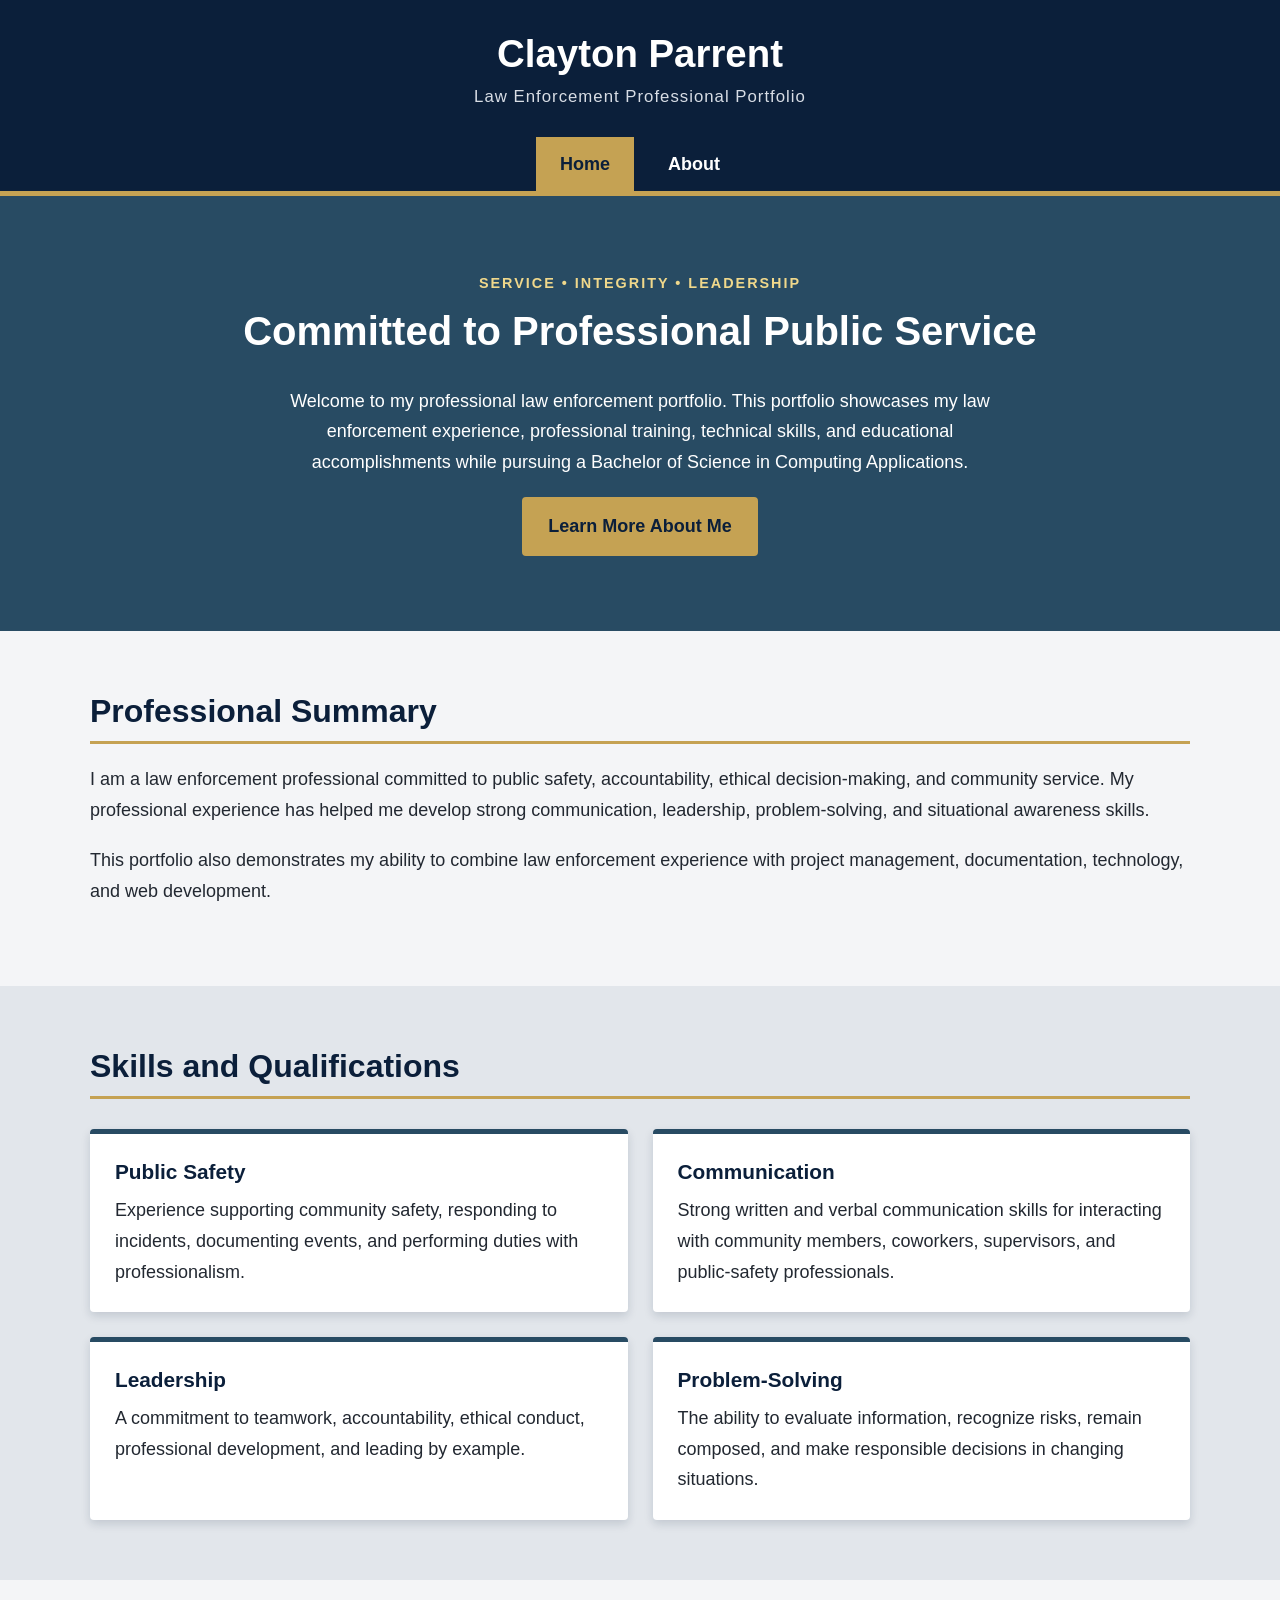
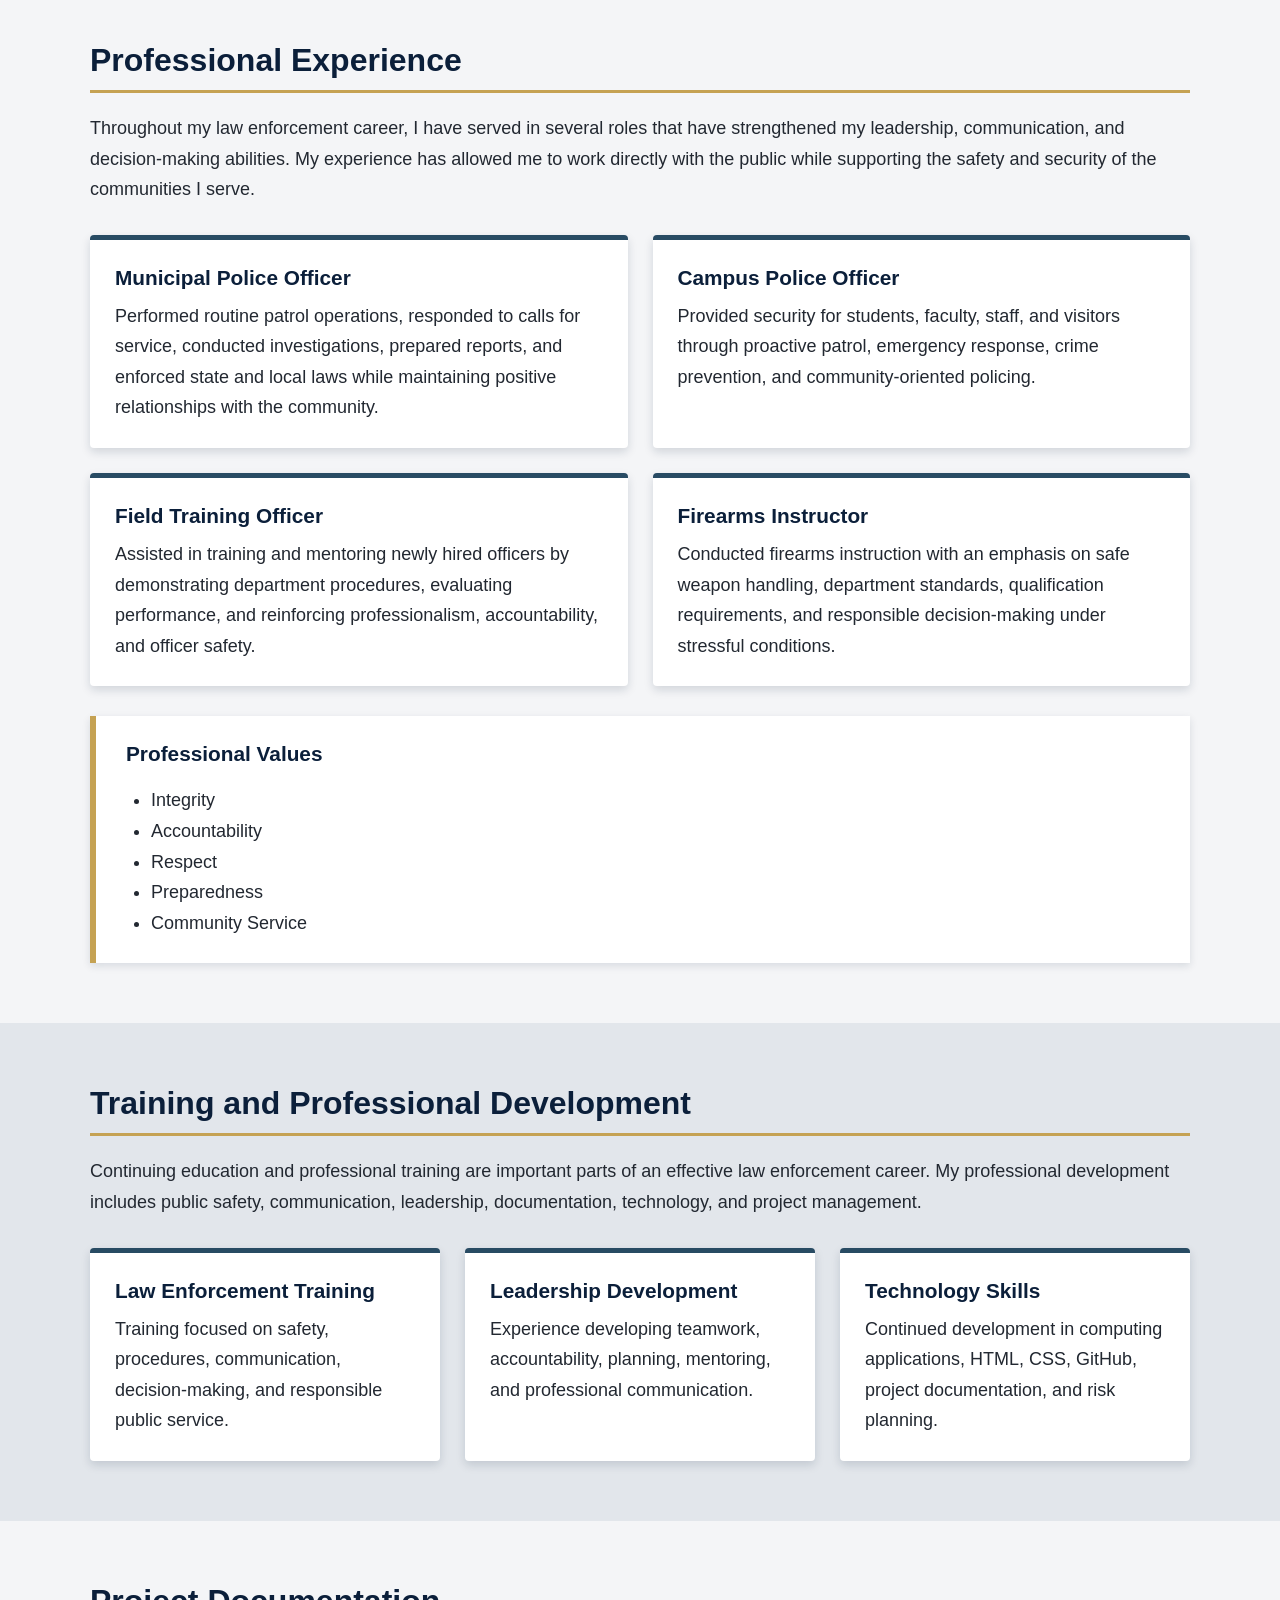
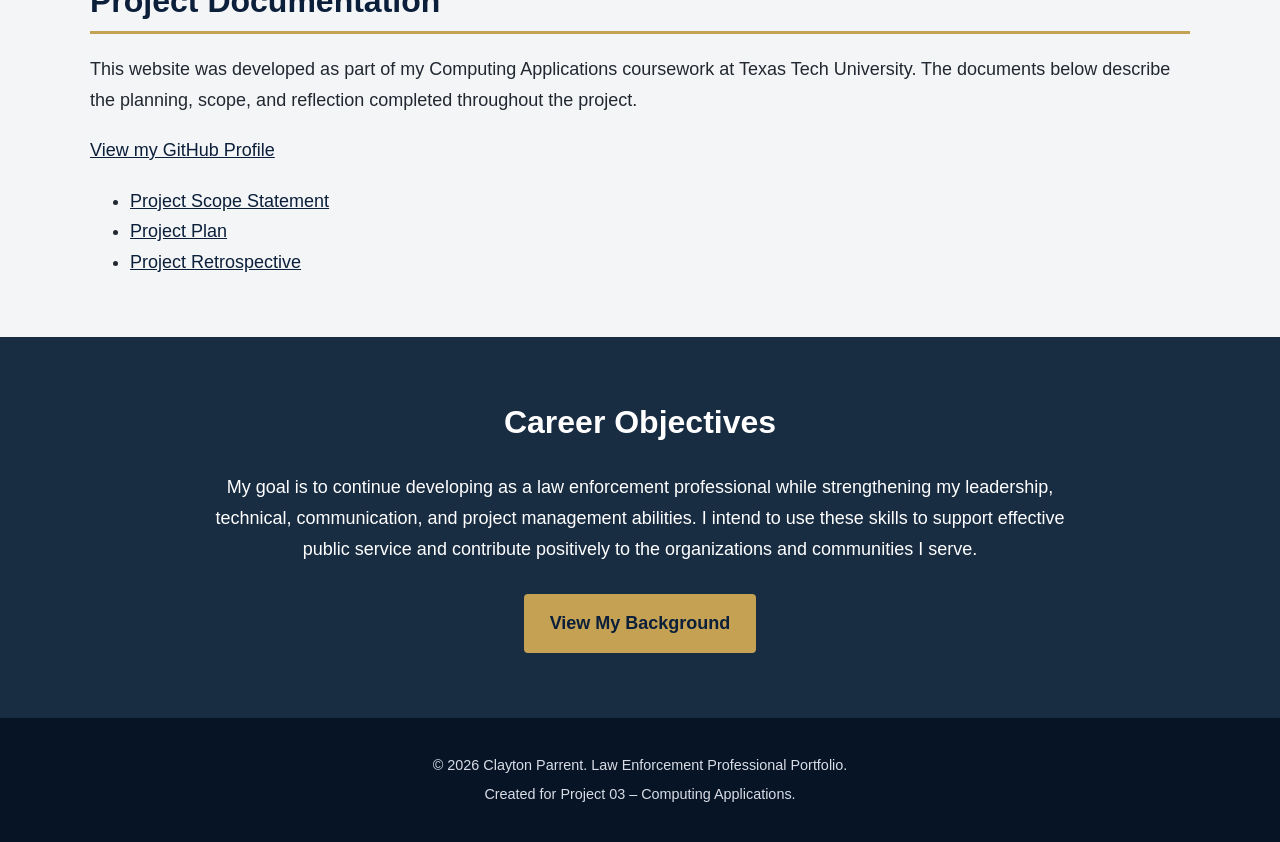
<file: index.html>
<!DOCTYPE html>
<html lang="en">

<head>
    <meta charset="UTF-8">

    <meta
        name="viewport"
        content="width=device-width, initial-scale=1.0"
    >

    <meta
        name="description"
        content="Clayton Parrent's professional law enforcement portfolio."
    >

    <title>Clayton Parrent | Law Enforcement Portfolio</title>

    <link rel="stylesheet" href="style.css">
</head>

<body>

    <header class="site-header">
        <div class="container">

            <h1>Clayton Parrent</h1>

            <p class="tagline">
                Law Enforcement Professional Portfolio
            </p>

            <nav aria-label="Main navigation">
                <ul class="navigation">

                    <li>
                        <a
                            href="index.html"
                            class="active"
                            aria-current="page"
                        >
                            Home
                        </a>
                    </li>

                    <li>
                        <a href="about.html">About</a>
                    </li>

                </ul>
            </nav>

        </div>
    </header>

    <main>

        <section class="hero">
            <div class="container">

                <p class="section-label">
                    Service • Integrity • Leadership
                </p>

                <h2>Committed to Professional Public Service</h2>

                <p>
                    Welcome to my professional law enforcement portfolio.
                    This portfolio showcases my law enforcement experience, professional training, technical skills, and educational accomplishments while pursuing a Bachelor of Science in Computing Applications.
                </p>

                <a href="about.html" class="button">
                    Learn More About Me
                </a>

            </div>
        </section>

        <section class="content-section">
            <div class="container">

                <h2>Professional Summary</h2>

                <p>
                    I am a law enforcement professional committed to public
                    safety, accountability, ethical decision-making, and
                    community service. My professional experience has helped
                    me develop strong communication, leadership,
                    problem-solving, and situational awareness skills.
                </p>

                <p>
                    This portfolio also demonstrates my ability to combine
                    law enforcement experience with project management,
                    documentation, technology, and web development.
                </p>

            </div>
        </section>

        <section class="content-section alternate-section">
            <div class="container">

                <h2>Skills and Qualifications</h2>

                <div class="card-grid">

                    <article class="card">

                        <h3>Public Safety</h3>

                        <p>
                            Experience supporting community safety,
                            responding to incidents, documenting events,
                            and performing duties with professionalism.
                        </p>

                    </article>

                    <article class="card">

                        <h3>Communication</h3>

                        <p>
                            Strong written and verbal communication skills
                            for interacting with community members,
                            coworkers, supervisors, and public-safety
                            professionals.
                        </p>

                    </article>

                    <article class="card">

                        <h3>Leadership</h3>

                        <p>
                            A commitment to teamwork, accountability,
                            ethical conduct, professional development,
                            and leading by example.
                        </p>

                    </article>

                    <article class="card">

                        <h3>Problem-Solving</h3>

                        <p>
                            The ability to evaluate information, recognize
                            risks, remain composed, and make responsible
                            decisions in changing situations.
                        </p>

                    </article>

                </div>

            </div>
        </section>

        <section class="content-section">
            <div class="container">

                <h2>Professional Experience</h2>

                <p>
                    Throughout my law enforcement career, I have served in
                    several roles that have strengthened my leadership,
                    communication, and decision-making abilities. My
                    experience has allowed me to work directly with the
                    public while supporting the safety and security of the
                    communities I serve.
                </p>

                <div class="card-grid">

                    <article class="card">

                        <h3>Municipal Police Officer</h3>

                        <p>
                            Performed routine patrol operations, responded
                            to calls for service, conducted investigations,
                            prepared reports, and enforced state and local
                            laws while maintaining positive relationships
                            with the community.
                        </p>

                    </article>

                    <article class="card">

                        <h3>Campus Police Officer</h3>

                        <p>
                            Provided security for students, faculty, staff,
                            and visitors through proactive patrol,
                            emergency response, crime prevention, and
                            community-oriented policing.
                        </p>

                    </article>

                    <article class="card">

                        <h3>Field Training Officer</h3>

                        <p>
                            Assisted in training and mentoring newly hired
                            officers by demonstrating department procedures,
                            evaluating performance, and reinforcing
                            professionalism, accountability, and officer
                            safety.
                        </p>

                    </article>

                    <article class="card">

                        <h3>Firearms Instructor</h3>

                        <p>
                            Conducted firearms instruction with an emphasis
                            on safe weapon handling, department standards,
                            qualification requirements, and responsible
                            decision-making under stressful conditions.
                        </p>

                    </article>

                </div>

                <div class="highlight-box">

                    <h3>Professional Values</h3>

                    <ul>
                        <li>Integrity</li>
                        <li>Accountability</li>
                        <li>Respect</li>
                        <li>Preparedness</li>
                        <li>Community Service</li>
                    </ul>

                </div>

            </div>
        </section>

        <section class="content-section alternate-section">
            <div class="container">

                <h2>Training and Professional Development</h2>

                <p>
                    Continuing education and professional training are
                    important parts of an effective law enforcement career.
                    My professional development includes public safety,
                    communication, leadership, documentation, technology,
                    and project management.
                </p>

                <div class="training-grid">

                    <article class="card">

                        <h3>Law Enforcement Training</h3>

                        <p>
                            Training focused on safety, procedures,
                            communication, decision-making, and responsible
                            public service.
                        </p>

                    </article>

                    <article class="card">

                        <h3>Leadership Development</h3>

                        <p>
                            Experience developing teamwork, accountability,
                            planning, mentoring, and professional
                            communication.
                        </p>

                    </article>

                    <article class="card">

                        <h3>Technology Skills</h3>

                        <p>
                            Continued development in computing applications,
                            HTML, CSS, GitHub, project documentation, and
                            risk planning.
                        </p>

                    </article>

                </div>

            </div>
        </section>

        <section class="content-section">
            <div class="container">

                <h2>Project Documentation</h2>

                <p>
                    This website was developed as part of my Computing
                    Applications coursework at Texas Tech University.
                    The documents below describe the planning, scope,
                    and reflection completed throughout the project.
                </p>
           
                <p>
                    <a href="https://github.com/cparrent">
                        View my GitHub Profile
                    </a>
                </p>

                <ul>
                    <li>
                        <a href="docs/scope.md">
                            Project Scope Statement
                        </a>
                    </li>

                    <li>
                        <a href="docs/plan.md">
                            Project Plan
                        </a>
                    </li>

                    <li>
                        <a href="docs/retrospective.md">
                            Project Retrospective
                        </a>
                    </li>
                </ul>

            </div>
        </section>

        <section class="career-section">
            <div class="container">

                <h2>Career Objectives</h2>

                <p>
                    My goal is to continue developing as a law enforcement
                    professional while strengthening my leadership,
                    technical, communication, and project management
                    abilities. I intend to use these skills to support
                    effective public service and contribute positively to
                    the organizations and communities I serve.
                </p>

                <a href="about.html" class="button">
                    View My Background
                </a>

            </div>
        </section>

    </main>

    <footer class="site-footer">
        <div class="container">

            <p>
                &copy; 2026 Clayton Parrent. Law Enforcement Professional
                Portfolio.
            </p>

            <p>
                Created for Project 03 – Computing Applications.
            </p>

        </div>
    </footer>

</body>

</html>
</file>
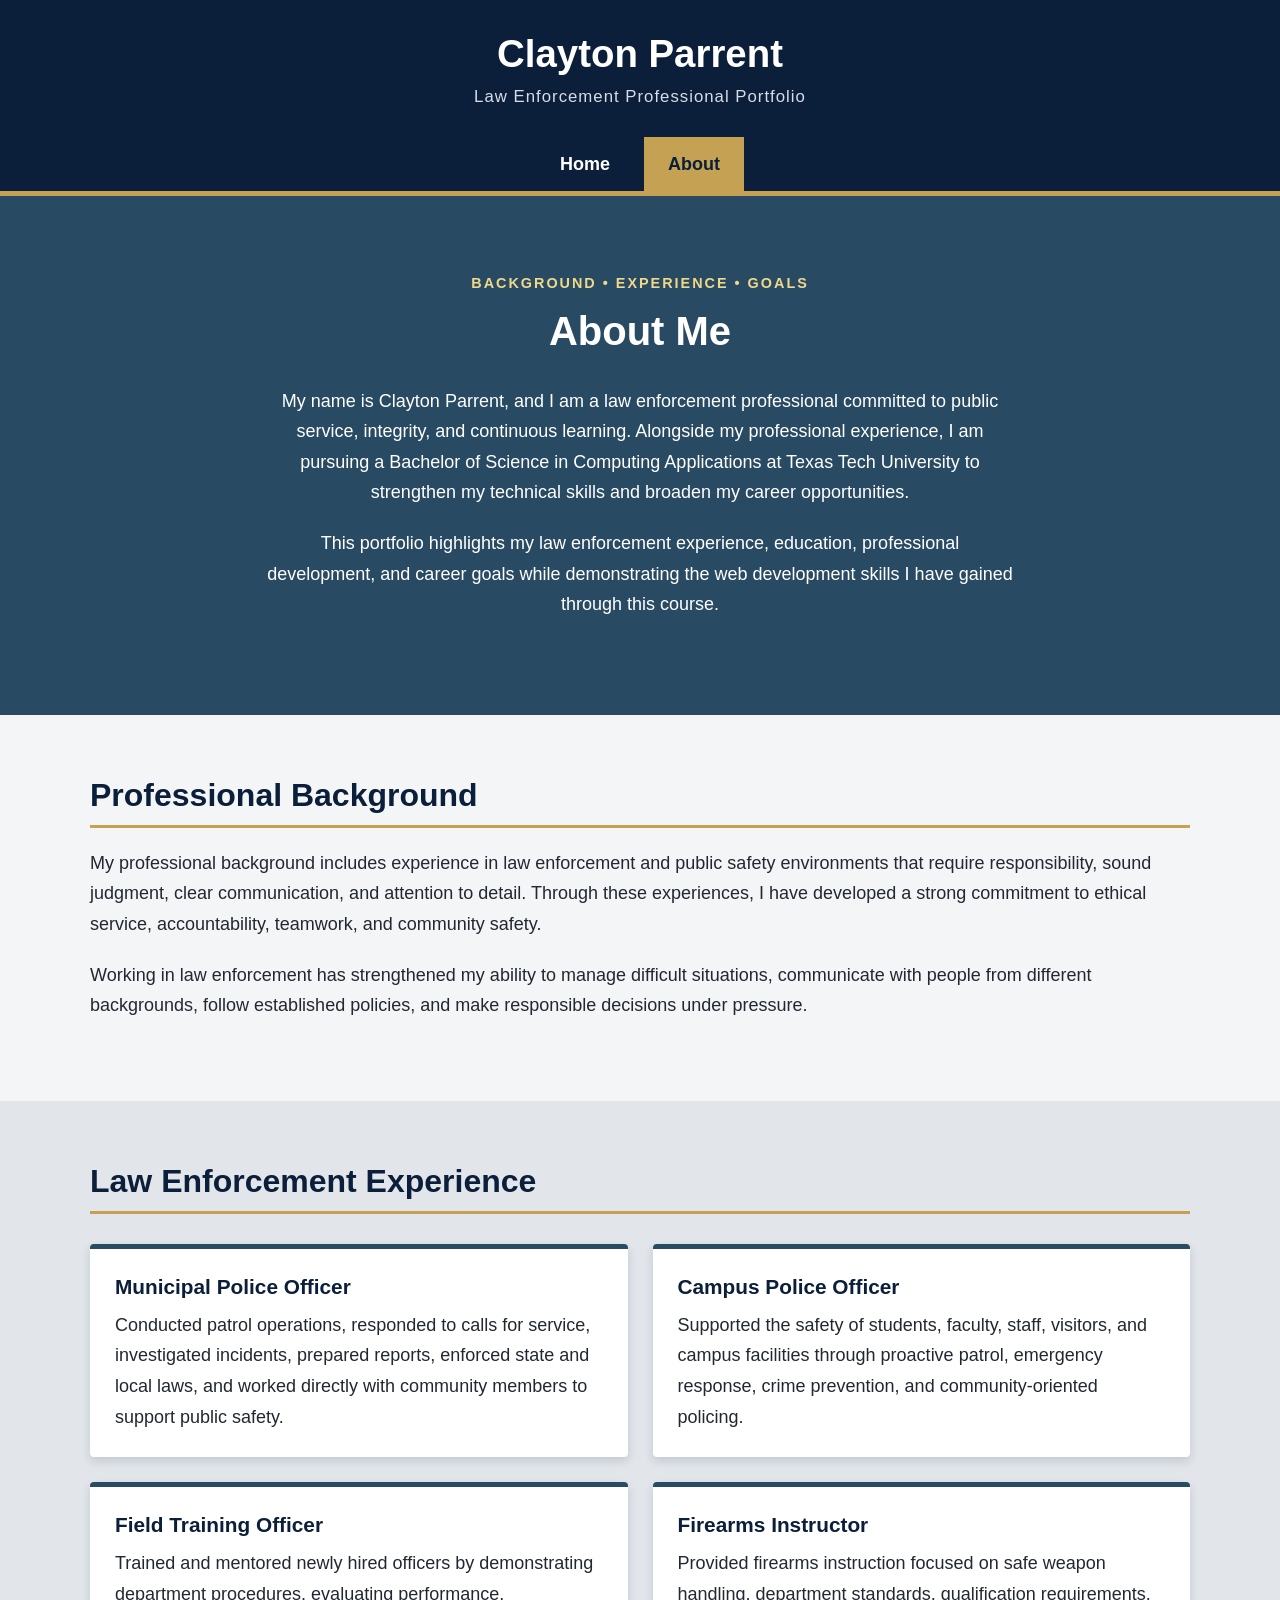
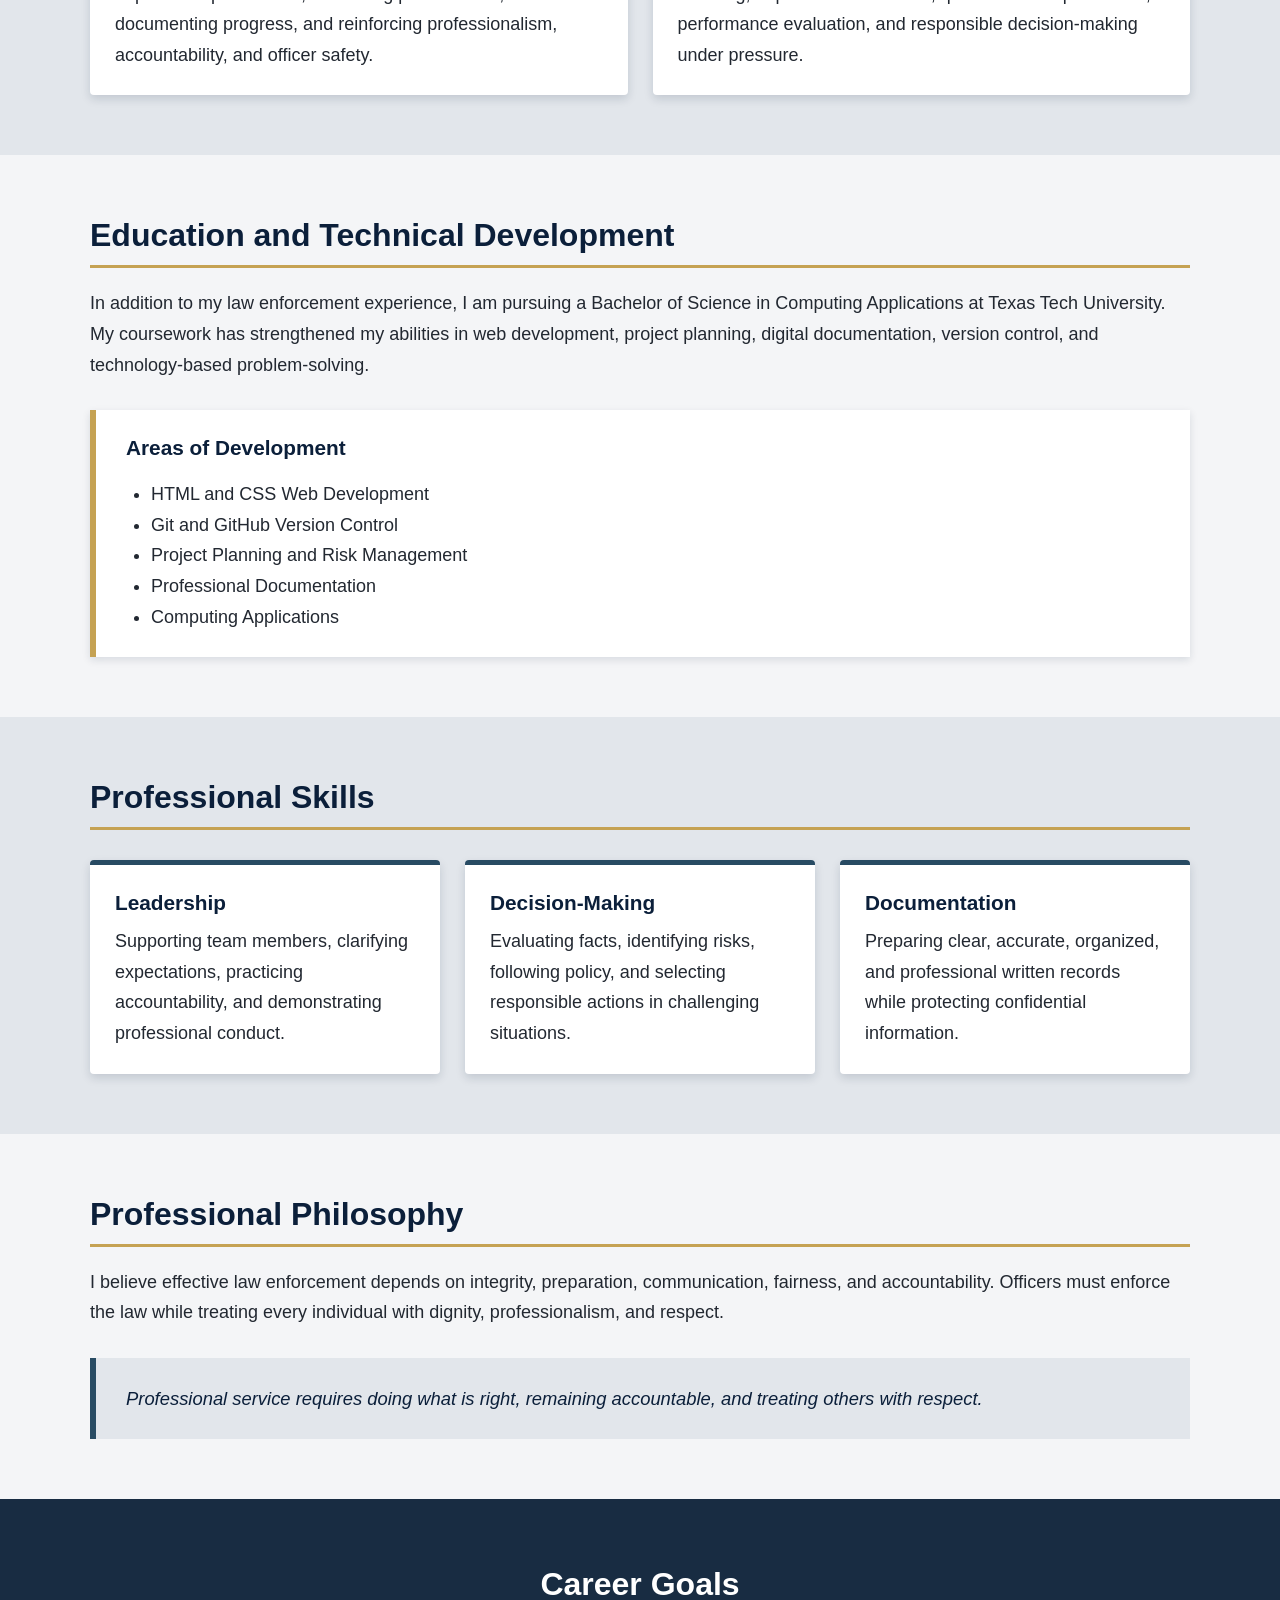
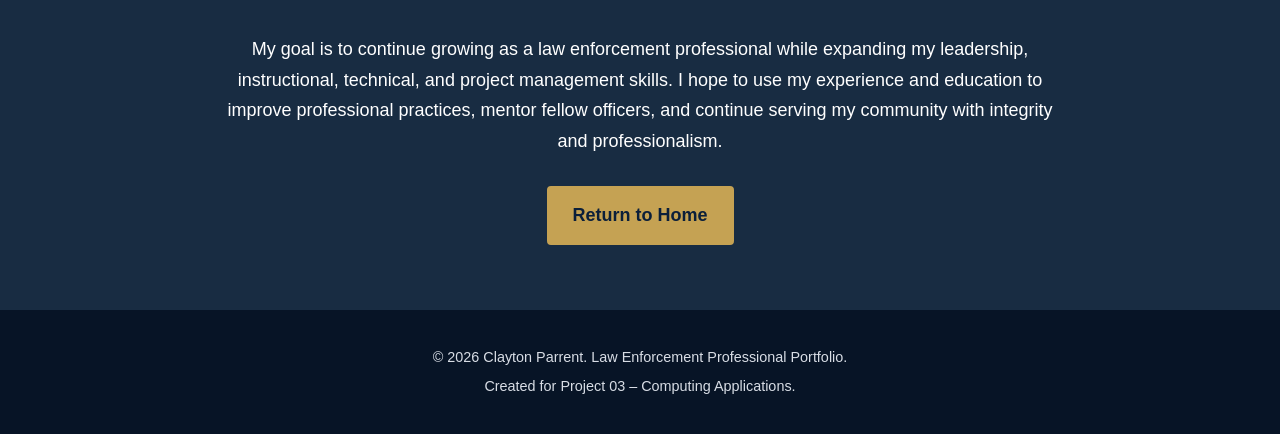
<file: about.html>
<!DOCTYPE html>
<html lang="en">

<head>
    <meta charset="UTF-8">

    <meta
        name="viewport"
        content="width=device-width, initial-scale=1.0"
    >

    <meta
        name="description"
        content="Learn about Clayton Parrent's law enforcement background, experience, training, and career goals."
    >

    <title>About | Clayton Parrent</title>

    <link rel="stylesheet" href="style.css">
</head>

<body>

    <header class="site-header">
        <div class="container">

            <h1>Clayton Parrent</h1>

            <p class="tagline">
                Law Enforcement Professional Portfolio
            </p>

            <nav aria-label="Main navigation">
                <ul class="navigation">

                    <li>
                        <a href="index.html">Home</a>
                    </li>

                    <li>
                        <a
                            href="about.html"
                            class="active"
                            aria-current="page"
                        >
                            About
                        </a>
                    </li>

                </ul>
            </nav>

        </div>
    </header>

    <main>

        <section class="page-banner">
            <div class="container">

                <p class="section-label">
                    Background • Experience • Goals
                </p>

                <h2>About Me</h2>

                <p>
                    My name is Clayton Parrent, and I am a law enforcement
                    professional committed to public service, integrity,
                    and continuous learning. Alongside my professional
                    experience, I am pursuing a Bachelor of Science in
                    Computing Applications at Texas Tech University to
                    strengthen my technical skills and broaden my career
                    opportunities.
                </p>

                <p>
                    This portfolio highlights my law enforcement experience,
                    education, professional development, and career goals
                    while demonstrating the web development skills I have
                    gained through this course.
                </p>

            </div>
        </section>

        <section class="content-section">
            <div class="container">

                <h2>Professional Background</h2>

                <p>
                    My professional background includes experience in law
                    enforcement and public safety environments that require
                    responsibility, sound judgment, clear communication,
                    and attention to detail. Through these experiences,
                    I have developed a strong commitment to ethical service,
                    accountability, teamwork, and community safety.
                </p>

                <p>
                    Working in law enforcement has strengthened my ability
                    to manage difficult situations, communicate with people
                    from different backgrounds, follow established policies,
                    and make responsible decisions under pressure.
                </p>

            </div>
        </section>

        <section class="content-section alternate-section">
            <div class="container">

                <h2>Law Enforcement Experience</h2>

                <div class="card-grid">

                    <article class="card">

                        <h3>Municipal Police Officer</h3>

                        <p>
                            Conducted patrol operations, responded to calls
                            for service, investigated incidents, prepared
                            reports, enforced state and local laws, and
                            worked directly with community members to
                            support public safety.
                        </p>

                    </article>

                    <article class="card">

                        <h3>Campus Police Officer</h3>

                        <p>
                            Supported the safety of students, faculty,
                            staff, visitors, and campus facilities through
                            proactive patrol, emergency response, crime
                            prevention, and community-oriented policing.
                        </p>

                    </article>

                    <article class="card">

                        <h3>Field Training Officer</h3>

                        <p>
                            Trained and mentored newly hired officers by
                            demonstrating department procedures,
                            evaluating performance, documenting progress,
                            and reinforcing professionalism,
                            accountability, and officer safety.
                        </p>

                    </article>

                    <article class="card">

                        <h3>Firearms Instructor</h3>

                        <p>
                            Provided firearms instruction focused on safe
                            weapon handling, department standards,
                            qualification requirements, performance
                            evaluation, and responsible decision-making
                            under pressure.
                        </p>

                    </article>

                </div>

            </div>
        </section>

        <section class="content-section">
            <div class="container">

                <h2>Education and Technical Development</h2>

                <p>
                    In addition to my law enforcement experience, I am
                    pursuing a Bachelor of Science in Computing Applications
                    at Texas Tech University. My coursework has strengthened
                    my abilities in web development, project planning,
                    digital documentation, version control, and
                    technology-based problem-solving.
                </p>

                <div class="highlight-box">

                    <h3>Areas of Development</h3>

                    <ul>
                        <li>HTML and CSS Web Development</li>
                        <li>Git and GitHub Version Control</li>
                        <li>Project Planning and Risk Management</li>
                        <li>Professional Documentation</li>
                        <li>Computing Applications</li>
                    </ul>

                </div>

            </div>
        </section>

        <section class="content-section alternate-section">
            <div class="container">

                <h2>Professional Skills</h2>

                <div class="training-grid">

                    <article class="card">

                        <h3>Leadership</h3>

                        <p>
                            Supporting team members, clarifying
                            expectations, practicing accountability,
                            and demonstrating professional conduct.
                        </p>

                    </article>

                    <article class="card">

                        <h3>Decision-Making</h3>

                        <p>
                            Evaluating facts, identifying risks,
                            following policy, and selecting responsible
                            actions in challenging situations.
                        </p>

                    </article>

                    <article class="card">

                        <h3>Documentation</h3>

                        <p>
                            Preparing clear, accurate, organized,
                            and professional written records while
                            protecting confidential information.
                        </p>

                    </article>

                </div>

            </div>
        </section>

        <section class="content-section">
            <div class="container">

                <h2>Professional Philosophy</h2>

                <p>
                    I believe effective law enforcement depends on
                    integrity, preparation, communication, fairness,
                    and accountability. Officers must enforce the law
                    while treating every individual with dignity,
                    professionalism, and respect.
                </p>

                <blockquote>
                    Professional service requires doing what is right,
                    remaining accountable, and treating others with
                    respect.
                </blockquote>

            </div>
        </section>

        <section class="career-section">
            <div class="container">

                <h2>Career Goals</h2>

                <p>
                    My goal is to continue growing as a law enforcement
                    professional while expanding my leadership,
                    instructional, technical, and project management
                    skills. I hope to use my experience and education
                    to improve professional practices, mentor fellow
                    officers, and continue serving my community with
                    integrity and professionalism.
                </p>

                <a
                    href="index.html"
                    class="button"
                >
                    Return to Home
                </a>

            </div>
        </section>

    </main>

    <footer class="site-footer">
        <div class="container">

            <p>
                &copy; 2026 Clayton Parrent. Law Enforcement Professional Portfolio.
            </p>

            <p>
                Created for Project 03 – Computing Applications.
            </p>

        </div>
    </footer>

</body>

</html>
</file>
<file: style.css>
/* Law Enforcement Professional Portfolio */

/* General page settings */

html {
    scroll-behavior: smooth;
}

body {
    margin: 0;
    background-color: #f4f5f7;
    color: #222831;
    font-family: Arial, Helvetica, sans-serif;
    font-size: 18px;
    line-height: 1.7;
}

/*
The div rule is not dead CSS because both HTML pages contain
opening <div> and closing </div> tags.
*/

div {
    box-sizing: border-box;
}

h1,
h2,
h3 {
    margin-top: 0;
    color: #0b1f3a;
    line-height: 1.25;
}

h1 {
    margin-bottom: 5px;
    font-size: 2.4rem;
}

h2 {
    margin-bottom: 20px;
    font-size: 2rem;
    border-bottom: 3px solid #c5a253;
    padding-bottom: 10px;
}

h3 {
    margin-bottom: 10px;
    font-size: 1.3rem;
}

p {
    margin-top: 0;
    margin-bottom: 20px;
}

a {
    color: #0b1f3a;
}

a:hover {
    color: #8a6d2f;
}

ul {
    margin-bottom: 0;
}

/* Reusable page container */

.container {
    width: 90%;
    max-width: 1100px;
    margin: 0 auto;
}

/* Header */

.site-header {
    background-color: #0b1f3a;
    color: #ffffff;
    border-bottom: 5px solid #c5a253;
    padding: 30px 0 0;
    text-align: center;
}

.site-header h1 {
    color: #ffffff;
}

.tagline {
    margin-bottom: 25px;
    color: #d8dde5;
    font-size: 1.05rem;
    letter-spacing: 1px;
}

/* Navigation */

.navigation {
    display: flex;
    justify-content: center;
    gap: 10px;
    margin: 0;
    padding: 0;
    list-style: none;
}

.navigation a {
    display: block;
    padding: 12px 24px;
    color: #ffffff;
    font-weight: bold;
    text-decoration: none;
}

.navigation a:hover,
.navigation a.active {
    background-color: #c5a253;
    color: #0b1f3a;
}

/* Homepage hero and About page banner */

.hero,
.page-banner {
    background-color: #284b63;
    color: #ffffff;
    padding: 75px 0;
    text-align: center;
}

.hero h2,
.page-banner h2 {
    color: #ffffff;
    border-bottom: none;
    font-size: 2.5rem;
}

.hero p,
.page-banner p {
    max-width: 750px;
    margin-right: auto;
    margin-left: auto;
}

.section-label {
    margin-bottom: 10px;
    color: #f0d88b;
    font-size: 0.9rem;
    font-weight: bold;
    letter-spacing: 2px;
    text-transform: uppercase;
}

/* Main content sections */

.content-section {
    padding: 60px 0;
}

.alternate-section {
    background-color: #e2e6eb;
}

/* Cards */

.card-grid,
.training-grid {
    display: grid;
    gap: 25px;
    margin-top: 30px;
}

.card-grid {
    grid-template-columns: repeat(2, 1fr);
}

.training-grid {
    grid-template-columns: repeat(3, 1fr);
}

.card {
    background-color: #ffffff;
    border-top: 5px solid #284b63;
    border-radius: 4px;
    box-shadow: 0 4px 10px rgba(11, 31, 58, 0.15);
    padding: 25px;
}

.card p {
    margin-bottom: 0;
}

/* Highlighted information box */

.highlight-box {
    margin-top: 30px;
    background-color: #ffffff;
    border-left: 6px solid #c5a253;
    box-shadow: 0 3px 8px rgba(11, 31, 58, 0.12);
    padding: 25px 30px;
}

.highlight-box ul {
    padding-left: 25px;
}

/* Professional quotation */

blockquote {
    margin: 30px 0 0;
    background-color: #e2e6eb;
    border-left: 6px solid #284b63;
    padding: 25px 30px;
    color: #0b1f3a;
    font-size: 1.15rem;
    font-style: italic;
}

/* Career section */

.career-section {
    background-color: #182c42;
    color: #ffffff;
    padding: 65px 0;
    text-align: center;
}

.career-section h2 {
    color: #ffffff;
    border-bottom: none;
}

.career-section p {
    max-width: 850px;
    margin-right: auto;
    margin-bottom: 30px;
    margin-left: auto;
}

/* Buttons */

.button {
    display: inline-block;
    background-color: #c5a253;
    border: 2px solid #c5a253;
    border-radius: 4px;
    padding: 12px 24px;
    color: #0b1f3a;
    font-weight: bold;
    text-decoration: none;
}

.button:hover {
    background-color: #ffffff;
    border-color: #ffffff;
    color: #0b1f3a;
}

/* Footer */

.site-footer {
    background-color: #071426;
    color: #d8dde5;
    padding: 30px 0;
    text-align: center;
}

.site-footer p {
    margin: 5px 0;
    font-size: 0.9rem;
}

/* Responsive design */

@media screen and (max-width: 800px) {
    body {
        font-size: 17px;
    }

    .card-grid,
    .training-grid {
        grid-template-columns: 1fr;
    }

    .hero,
    .page-banner {
        padding: 55px 0;
    }

    .hero h2,
    .page-banner h2 {
        font-size: 2rem;
    }
}

@media screen and (max-width: 500px) {
    h1 {
        font-size: 2rem;
    }

    h2 {
        font-size: 1.6rem;
    }

    .navigation {
        flex-direction: column;
        gap: 0;
    }

    .navigation a {
        border-top: 1px solid #415a77;
    }

    .content-section,
    .career-section {
        padding: 45px 0;
    }

    .card,
    .highlight-box,
    blockquote {
        padding: 20px;
    }
}
</file>
